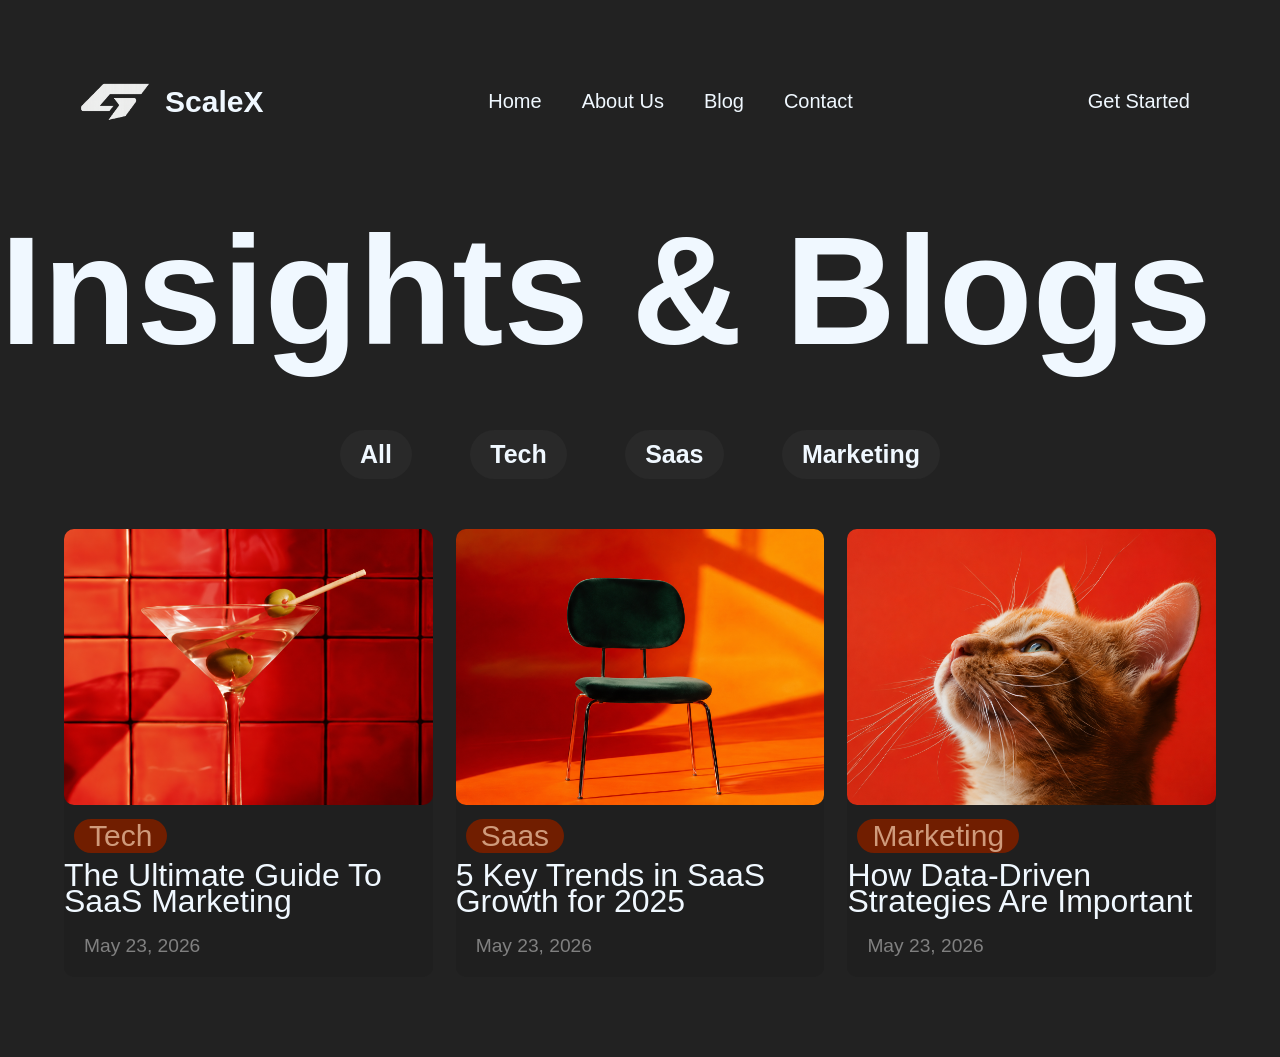
<file: Assignment 2/first/index.html>
<!DOCTYPE html>
<html lang="en">
    <head>
        <meta charset="UTF-8">
        <meta name="viewport" content="width=device-width, initial-scale=1.0">
        <title>Scalar</title>
        <link rel="stylesheet" href="style.css">
    </head>
    <body>
        <nav>
            <div class="logo">
                <img src="./images/logo.png" class="symbol">
                <div class="brand">ScaleX</div>
            </div> 
            <div class="nav-links">
                <a class="nav-bar">Home</a>
                <a class="nav-bar">About Us</a>
                <a class="nav-bar">Blog</a>
                <a class="nav-bar">Contact</a>
            </div>
            <div class="started">Get Started</div>
        </nav>

        <header>Insights & Blogs</header>

        <div class="sec">
            <div class="sel">All</div>
            <div class="sel">Tech</div>
            <div class="sel">Saas</div>
            <div class="sel">Marketing</div>
        </div>
        <div class="info">
            <div class="card">
                <img src="./images/img1.png" class="img">
                <div class="title">Tech</div>
                <div class="cont">The Ultimate Guide To <br>SaaS Marketing</div>
                <div class="date">May 23, 2026</div>
            </div>
            <div class="card">
                <img src="./images/img2.png" class="img">
                <div class="title">Saas</div>
                <div class="cont">5 Key Trends in SaaS <br>Growth for 2025</div>
                <div class="date">May 23, 2026</div>
            </div>
            <div class="card">
                <img src="./images/img3.png" class="img">
                <div class="title">Marketing</div>
                <div class="cont">How Data-Driven<br>Strategies Are Important</div>
                <div class="date">May 23, 2026</div>
            </div>
        </div>
        <footer>

        </footer>
    </body>
</html>
</file>
<file: Assignment 2/first/style.css>
*{
    margin: 0;
	padding: 0;
	box-sizing: border-box;
 }

 html, body{
	min-height: 100vh;
	width: 100%;
    background-color: rgb(34, 34, 34);
    font-family: 'Gill Sans', 'Gill Sans MT', 'Calibri', 'Trebuchet MS', sans-serif;
 }

nav {
    display: flex;
    align-items: center;
    justify-content: space-between;
    padding: 80px 80px;
    margin: 0;  /* not needed once you use padding */
}

.logo{
    display:flex;
    align-items: center;
    gap: 15px;
}

.logo .symbol {
    width: clamp(70px, 5vw, 90px);
    height: auto;
}

.logo .brand{
    color:aliceblue;
    font-size:clamp(30px, 2vw, 200px);
    font-weight: 600;
}

.nav-links {
    display: flex;
    gap: 40px;
    color: aliceblue;
    font-size: clamp(20px, 1.5vw, 40px);
}

.started{
    padding:10px;
    color: aliceblue;
    font-size: clamp(20px, 1.5vw, 40px);
}

.nav-bar:hover{
    cursor:pointer;
    box-shadow: 0 2px gray;
}

.started:hover{
    cursor:pointer;
    background-color: black;
}

header{
    font-size: clamp(60px, 12vw, 200px);
    font-weight: 600;
    color: aliceblue;
    justify-self:center;
}

.sec{
     margin: 50px auto;
    width:clamp(200px, 60vw, 600px);
    display: flex;
    justify-content: space-between;
}

.sec .sel{
    font-size: clamp(25px, 1.5vw, 50px);
    font-weight: 550;
    width:max-content;
    padding:10px 20px;
    border-radius: 50px;
    background-color:rgb(41, 41, 41);
    color:aliceblue;
}
.sel:hover{
    background-color: rgba(255, 89, 0, 0.982);
    cursor:pointer;
}

.info{
    margin:0 auto;
    width:90%;
    display: flex;
    flex-direction: row;
    justify-content: space-between;
}

.card{
    width:32%;
    background-color: rgb(31, 31, 31);
    border-radius: 10px;
}

.img{
    width:100%;
    border-radius: 10px;
}

.title{
    width:max-content;
    font-size: clamp(30px, 1.5vw, 80px);
    background-color: rgb(113, 30, 0);
    color: rgb(207, 154, 123);;
    padding-left:15px;
    padding-right: 15px;
    margin:10px;
    border-radius: 50px;
}

.cont{
    color:aliceblue;
    font-size: clamp(25px, 2.5vw, 100px);
    line-height: clamp(25px, 2vw,60px);
}

.date{
    width:max-content;
    padding:20px;
    color: gray;
    font-size: clamp(10px, 1.5vw, 50px);
}
footer{
    min-height: 40px;
    height:80px;
}
</file>
